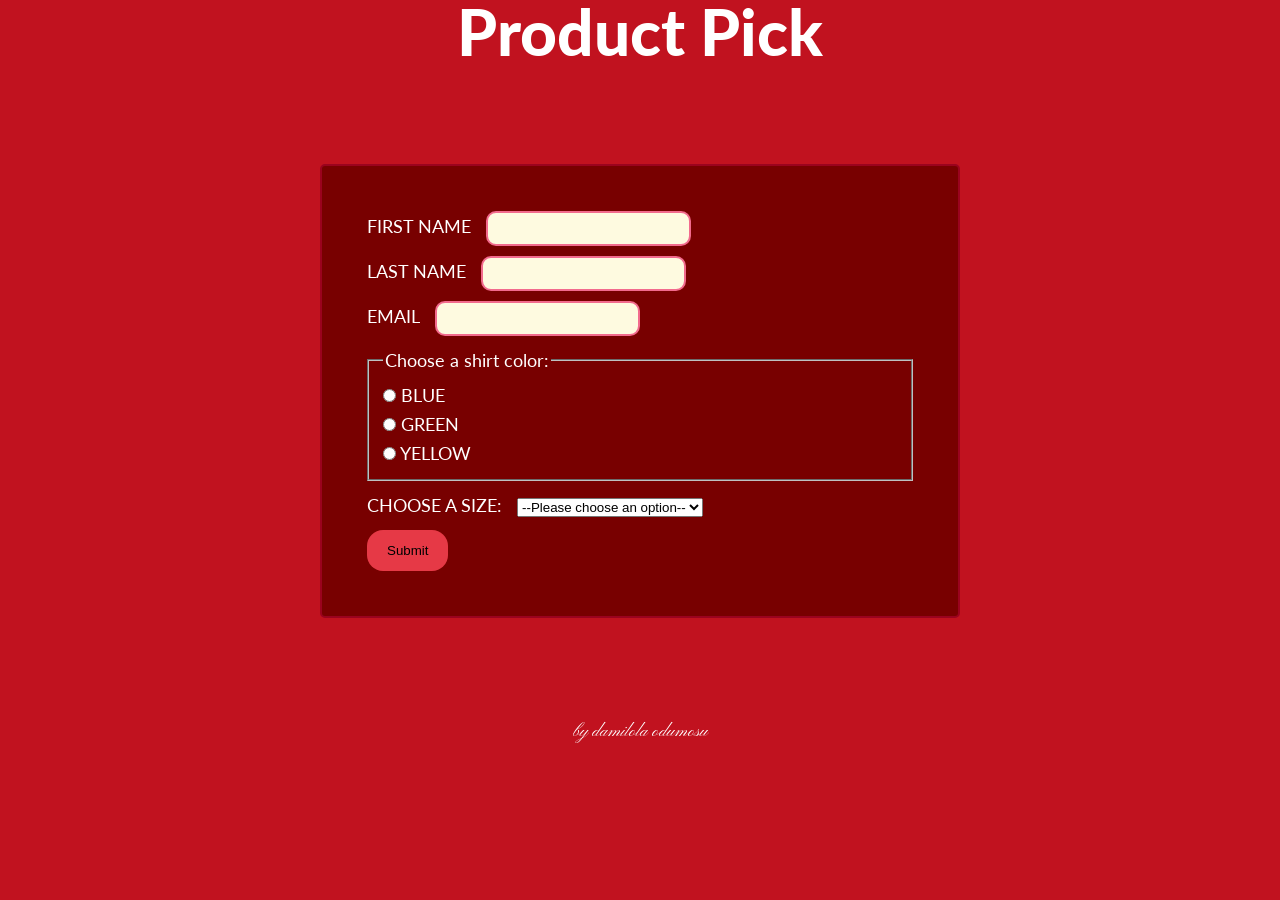
<file: Form-Controls/index.html>
<!DOCTYPE html>
<html lang="en">
<head>
    <meta charset="utf-8">
    <meta http-equiv="X-UA-Compatible" content="IE=edge">
    <title>My form exercise</title>
    <meta name="description" content="Product Pick form for selecting name, email, shirt color, and size.">
    <meta name="viewport" content="width=device-width, initial-scale=1">
    <link rel="stylesheet" href="styles/main.css">
    <link rel="preconnect" href="https://fonts.googleapis.com">
    <link rel="preconnect" href="https://fonts.gstatic.com" crossorigin>
    <link href="https://fonts.googleapis.com/css2?family=Lato:ital,wght@0,100;0,300;0,400;0,700;0,900;1,100;1,300;1,400;1,700;1,900&display=swap"
          rel="stylesheet">
    <link href="https://fonts.googleapis.com/css2?family=Pinyon+Script&display=swap" rel="stylesheet">
</head>
<body>
<header>
    <h1>Product Pick</h1>
</header>
<main>


    <form>

        <div class="form-group">
            <label for="firstname">First Name </label>
            <input
                    type="text"
                    id="firstname"
                    name="firstname"
                    required
                    pattern="[\p{L}]{2,}(?:['\-][\p{L}]+)*"
                    title="enter a valid name">
        </div>

        <div class="form-group">
            <label for="lastname">Last Name</label>
            <input
                    type="text"
                    id="lastname"
                    name="lastname"
                    required
                    pattern="[\p{L}]{2,}(?:['\-][\p{L}]+)*"
                    title="enter a valid name">
        </div>

        <div class="form-group">
            <label for="email">Email</label>
            <input
                    type="email"
                    id="email"
                    name="email"
                    required>

        </div>

        <div class="form-group">
            <fieldset>
                <legend>Choose a shirt color:</legend>
                <div class="form-group-fieldset">
                    <input
                            type="radio"
                            id="choice1"
                            name="shirt"
                            value="blue"
                            required>
                    <label for="choice1">Blue</label>
                </div>

                <div class="form-group-fieldset">
                    <input
                            type="radio"
                            id="choice2"
                            name="shirt"
                            value="green"
                    >
                    <label for="choice2">Green</label>
                </div>

                <div class="form-group-fieldset">
                    <input
                            type="radio"
                            id="choice3"
                            name="shirt"
                            value="yellow"
                    >
                    <label for="choice3">Yellow</label>
                </div>
            </fieldset>
        </div>

        <div class="form-group">
            <label for="sizing">Choose a size:</label>
            <select id="sizing" name="size" required>
                <option value="">--Please choose an option--</option>
                <option value="ex-small">XS</option>
                <option value="small">S</option>
                <option value="medium">M</option>
                <option value="large">L</option>
                <option value="ex-large">XL</option>
                <option value="ex-ex-large">XXL</option>

            </select>
        </div>
        <button type="submit">Submit</button>
    </form>
</main>

<footer>
    <p>By DAMILOLA ODUMOSU</p>
</footer>
</body>
</html>
</file>
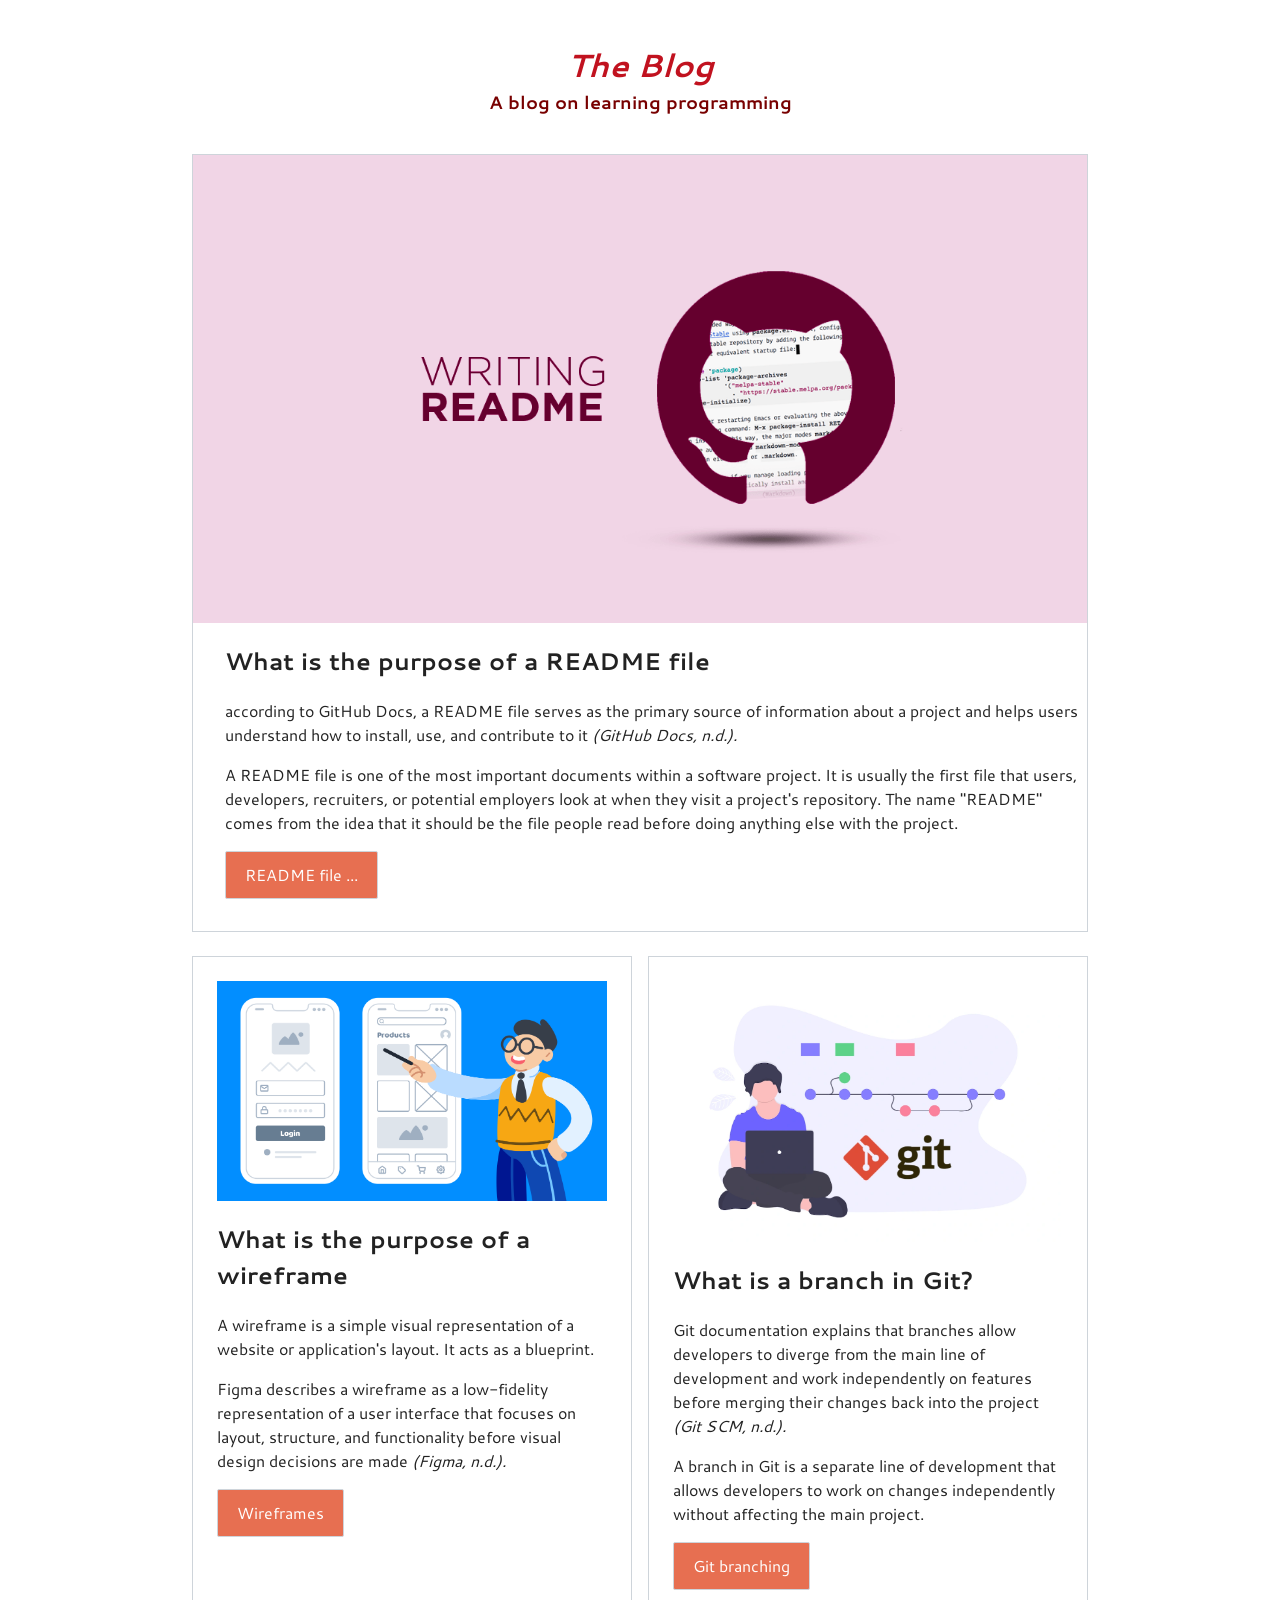
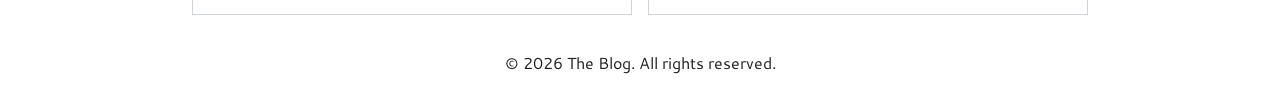
<file: Wireframe/index.html>
<!DOCTYPE html>
<html lang="en">
<head>
    <meta charset="UTF-8"/>
    <meta http-equiv="X-UA-Compatible" content="IE=edge"/>
    <meta name="viewport" content="width=device-width, initial-scale=1.0"/>
    <meta name="description"
          content="A beginner-friendly blog about README files, wireframes, and Git branches for learning web development."/>
    <meta name="keywords" content="HTML, CSS, Git, README, wireframes, programming blog">
    <meta name="author" content="The Blog">
    <title>The Blog | Learning Programming Basics</title>
    <link rel="preconnect" href="https://fonts.googleapis.com">
    <link rel="preconnect" href="https://fonts.gstatic.com" crossorigin>
    <link href="https://fonts.googleapis.com/css2?family=Bitcount+Grid+Single:wght@100..900&family=Cantarell:ital,wght@0,400;0,700;1,400;1,700&display=swap"
          rel="stylesheet">
    <link rel="stylesheet" href="Styles/style.css"/>
</head>

<body>

<header class="header">
    <div class="container header__content">
        <div class="header__branding">
            <h1 class="header__title">The Blog</h1>
            <p class="header__tagline">A blog on learning programming</p>
        </div>

    </div>
</header>

<div class="container">
    <main>
        <article class="article-feature">
            <img src="./images/readme.png" alt="illustration of a README.md file" loading="lazy" decoding="async">
            <div class="article-feature-text">
                <h2>What is the purpose of a README file</h2>
                <p>
                    according to GitHub Docs, a README file serves as the primary source of information about a project
                    and
                    helps users understand how to install, use, and contribute to it <em>(GitHub Docs, n.d.).</em>
                </p>
                <p>
                    A README file is one of the most important documents within a software
                    project. It is usually the first file that users, developers, recruiters,
                    or potential employers look at when they visit a project's repository.
                    The name "README" comes from the idea that it should be the file people
                    read before doing anything else with the project.
                </p>
                <a class="article__link" href="#"
                   aria-label="read more about what the purpose of a read me file does">README file ...</a>
            </div>
        </article>

        <div class="article-secondary-flex">
            <article class="article-sec">
                <img src="./images/wireframe-hero.png" alt="illustration of a man showing a wireframe" loading="lazy"
                     decoding="async">
                <h2>What is the purpose of a wireframe</h2>
                <p>
                    A wireframe is a simple visual representation of a website or application's layout. It acts as a
                    blueprint.
                </p>
                <p>Figma describes a wireframe as a low-fidelity representation of a user interface that focuses on
                    layout,
                    structure, and functionality before visual design decisions are made <em>(Figma, n.d.).</em></p>
                <a class="article__link" href="#"
                   aria-label="read more about the purpose of a wireframe">Wireframes</a>
            </article>

            <article class="article-sec">
                <img src="./images/git.webp" alt="illustration of a git tree branching out" loading="lazy"
                     decoding="async">
                <h2>What is a branch in Git?</h2>
                <p>Git documentation explains that branches allow developers to diverge from the main line of
                    development
                    and work independently on features before merging their changes back into the project
                    <em>(Git SCM, n.d.).</em></p>
                <p>
                <p>
                    A branch in Git is a separate line of development that allows developers to
                    work on changes independently without affecting the main project.
                </p>
                <a class="article__link" href="#" aria-label="read more about branches on git">Git
                    branching</a>
            </article>
        </div>
    </main>
</div>

<footer class="site-footer">
    <div class="container">
        <p>&copy; 2026 The Blog. All rights reserved.</p>
    </div>
</footer>
</body>
</html>
</file>
<file: Form-Controls/styles/main.css>
* {
    box-sizing: border-box;
    margin:0;
}
header, footer{
    text-align:center;
}
h1{
    font-size: 4rem;
    font-weight: 900;
    line-height: 1;
}
body{
    font-family: "Lato", sans-serif;
    font-size:18px;
    background-color:#c1121f;
    color:#fff;
    line-height: 1.6;
}
form{
    width: 50%;
    background: #780000;
    padding:45px;
    margin: 100px auto;
    border: 2px solid #9a031e;
    border-radius:5px
}
.form-group{
    margin-bottom:10px;
}
label {
    text-transform: uppercase;
    margin-right:10px;
}
input {
    background: #fefae0;
    color: #880d1e;
    border: 2px solid #f26a8d;
    border-radius: 10px;
    padding: 0.5rem 1rem;
}

button{
    cursor: pointer;
    background-color:#e63946;
    padding: 1em 1.5em;
    border: 0;
    border-radius: 16px;
}
p{
    text-transform:lowercase;
    font-family: "Pinyon Script", cursive;
    font-weight: 400;
    font-style: normal;
}
</file>
<file: Wireframe/Styles/style.css>
/* ====== Base ====== */
body {
  margin: 0;
  box-sizing: border-box;
  line-height: 1.5;
  font-family: "Cantarell", sans-serif;
  font-weight: 400;
  color: #222;
}

img {
  width: 100%;
  display: block;
}

/* ====== Layout ====== */
.container {
  width: 70%;
  max-width: 1200px;
  margin: 0 auto;
}

/* ====== Header ====== */
.header__content {
  text-align: center;
  padding: 20px;
}

.header__title {
  font-weight: 900;
  font-style: italic;
  color: #c1121f;
  margin-bottom: 0;
}

.header__tagline {
  color: #780000;
  margin-top: 0;
  font-size: 18px;
  font-weight: 700;
}

/* ====== Articles ====== */
article {
  border: 1px solid #ced4da;
}

.article-feature-text {
  padding: 0 0 2em 2em;
}

.article-secondary-flex {
  display: flex;
  justify-content: space-between;
  gap: 1rem;
}

.article-sec {
  margin-top: 1.5em;
  padding: 1.5em;
  width: 44%;
}

/* ====== Buttons / Links ====== */
.article__link {
  text-decoration: none;
  border: 1px solid #ced4da;
  padding: 0.7em 1.2em;
  color: #fff;
  background: #e76f51;
  border-radius: 2px;
  display: inline-block;
}

.article__link:hover,
.article__link:focus {
  background: #ffc300;
  color: black;
}

/* ====== Footer ====== */
.site-footer {
  text-align: center;
  padding: 20px 0;
}

/* ====== Responsive ====== */
@media (max-width: 750px) {
  .article-secondary-flex {
    flex-direction: column;
  }

  .article-sec{
    width: 90%;
  }

}
</file>
